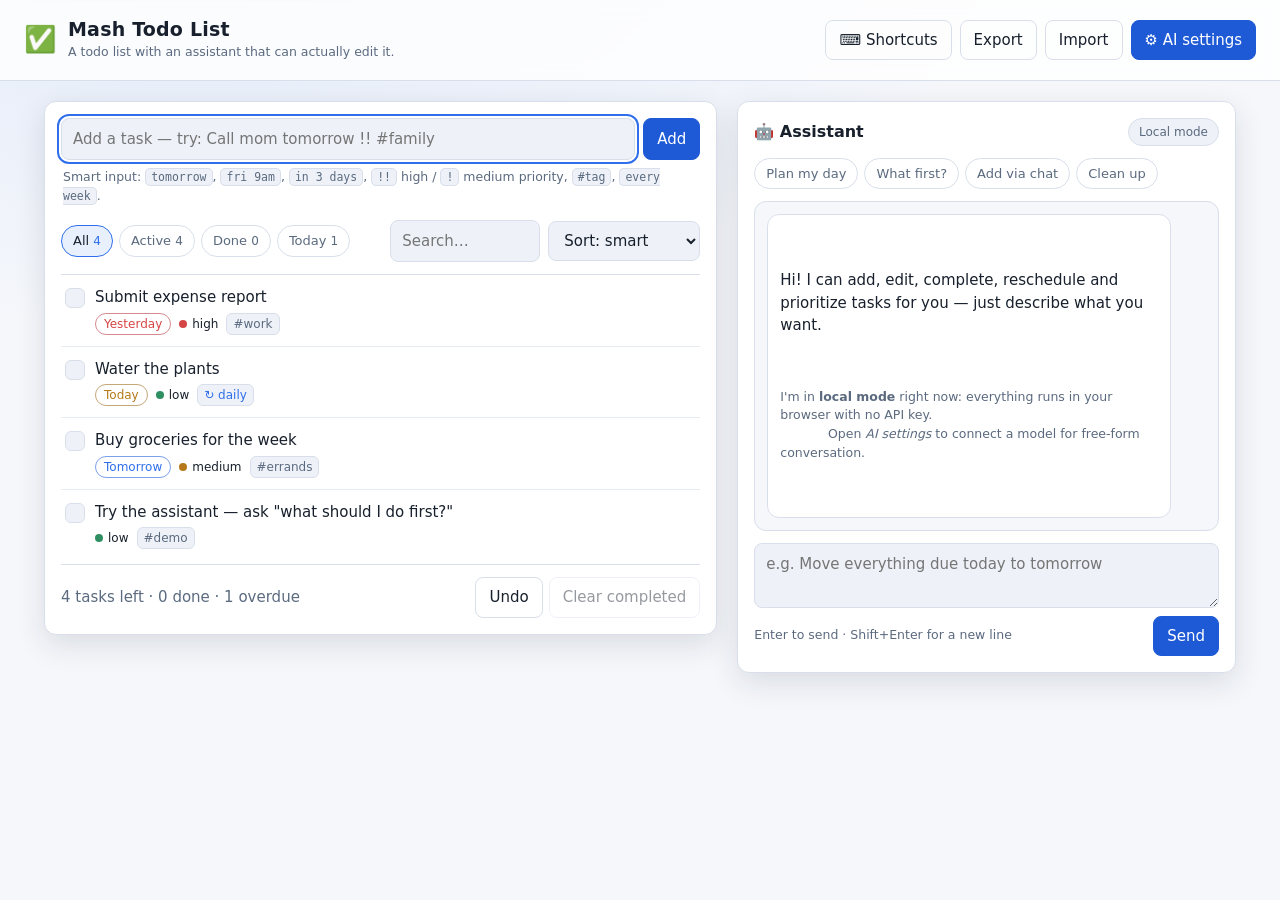
<file: index.html>
<!DOCTYPE html>
<html lang="en">
<head>
<meta charset="utf-8" />
<meta name="viewport" content="width=device-width, initial-scale=1" />
<title>Mash Todo List — a todo list with an assistant</title>
<link rel="icon" href="icon.svg" type="image/svg+xml" />
<link rel="manifest" href="manifest.webmanifest" />
<meta name="theme-color" content="#0e1116" />
<meta name="description" content="A todo list with an AI assistant that can actually edit it. Runs offline in your browser." />
<link rel="stylesheet" href="styles.css" />
</head>
<body>
<a class="skip-link" href="#quick-add">Skip to task input</a>

<header class="topbar">
  <div class="brand">
    <span class="brand-mark" aria-hidden="true">✅</span>
    <div>
      <h1>Mash&nbsp;Todo&nbsp;List</h1>
      <p class="brand-sub">A todo list with an assistant that can actually edit it.</p>
    </div>
  </div>
  <div class="topbar-actions">
    <button type="button" id="btn-shortcuts" class="btn btn-ghost" aria-expanded="false" aria-controls="shortcut-help">
      <span aria-hidden="true">⌨</span> Shortcuts
    </button>
    <button type="button" id="btn-export" class="btn btn-ghost">Export</button>
    <button type="button" id="btn-import" class="btn btn-ghost">Import</button>
    <button type="button" id="btn-settings" class="btn btn-primary" aria-haspopup="dialog">
      <span aria-hidden="true">⚙</span> AI settings
    </button>
    <input type="file" id="file-import" accept="application/json,.json" hidden />
  </div>
</header>

<main class="layout">
  <!-- Left column: the todo list -->
  <section class="panel" aria-labelledby="tasks-heading">
    <h2 id="tasks-heading" class="visually-hidden">Your tasks</h2>

    <form id="quick-add-form" class="quick-add" autocomplete="off">
      <label class="visually-hidden" for="quick-add">Add a task</label>
      <input id="quick-add" name="title" type="text" placeholder="Add a task — try: Call mom tomorrow !! #family" />
      <button class="btn btn-primary" type="submit">Add</button>
    </form>
    <p class="hint" id="quick-add-hint">
      Smart input: <code>tomorrow</code>, <code>fri 9am</code>, <code>in 3 days</code>,
      <code>!!</code> high / <code>!</code> medium priority, <code>#tag</code>, <code>every week</code>.
    </p>

    <div class="toolbar">
      <div class="filters" role="group" aria-label="Filter tasks">
        <button type="button" class="chip is-active" data-filter="all">All <span class="count" data-count="all">0</span></button>
        <button type="button" class="chip" data-filter="active">Active <span class="count" data-count="active">0</span></button>
        <button type="button" class="chip" data-filter="done">Done <span class="count" data-count="done">0</span></button>
        <button type="button" class="chip" data-filter="today">Today <span class="count" data-count="today">0</span></button>
      </div>
      <div class="toolbar-right">
        <label class="visually-hidden" for="search">Search tasks</label>
        <input id="search" type="search" placeholder="Search…" />
        <label class="visually-hidden" for="sort">Sort tasks</label>
        <select id="sort">
          <option value="smart">Sort: smart</option>
          <option value="due">Sort: due date</option>
          <option value="priority">Sort: priority</option>
          <option value="created">Sort: newest</option>
          <option value="title">Sort: A–Z</option>
        </select>
      </div>
    </div>

    <section id="shortcut-help" class="shortcuts" hidden aria-label="Keyboard shortcuts">
      <h3>Keyboard shortcuts</h3>
      <dl>
        <div><dt>j</dt><dd>select the next task</dd></div>
        <div><dt>k</dt><dd>select the previous task</dd></div>
        <div><dt>x</dt><dd>complete / reopen the selected task</dd></div>
        <div><dt>e</dt><dd>edit the selected task</dd></div>
        <div><dt>Del</dt><dd>delete the selected task</dd></div>
        <div><dt>n</dt><dd>jump to the add box</dd></div>
        <div><dt>Esc</dt><dd>cancel selection or editing</dd></div>
        <div><dt>?</dt><dd>show or hide this panel</dd></div>
      </dl>
      <p class="small muted">Shortcuts stay out of the way while you are typing. Press <kbd>?</kbd> or the button above to hide this list.</p>
    </section>

    <ul id="task-list" class="tasks" aria-live="polite"></ul>
    <p id="empty-state" class="empty" hidden></p>

    <footer class="panel-footer">
      <span id="items-left" class="muted">0 tasks</span>
      <span class="footer-actions">
        <button type="button" id="btn-undo" class="btn btn-ghost" disabled>Undo</button>
        <button type="button" id="btn-clear-done" class="btn btn-ghost">Clear completed</button>
      </span>
    </footer>
  </section>

  <!-- Right column: the AI assistant -->
  <section class="panel panel-ai" aria-labelledby="ai-heading">
    <div class="ai-head">
      <h2 id="ai-heading"><span aria-hidden="true">🤖</span> Assistant</h2>
      <span id="ai-status" class="badge" data-mode="local">Local mode</span>
    </div>

    <div class="ai-prompts" role="group" aria-label="Suggested prompts">
      <button type="button" class="chip" data-prompt="Plan my day and put the most important thing first.">Plan my day</button>
      <button type="button" class="chip" data-prompt="What should I do first right now?">What first?</button>
      <button type="button" class="chip" data-prompt="Add a task to review the quarterly budget by Friday, high priority, tag work">Add via chat</button>
      <button type="button" class="chip" data-prompt="Clean up my list: remove finished and duplicate tasks and merge similar ones.">Clean up</button>
    </div>

    <div id="chat-log" class="chat" role="log" aria-live="polite" aria-label="Assistant conversation">
      <div class="msg msg-assistant">
        <div class="msg-body">
          <p>Hi! I can add, edit, complete, reschedule and prioritize tasks for you — just describe what you want.</p>
          <p class="muted small">I'm in <strong>local mode</strong> right now: everything runs in your browser with no API key.
            Open <em>AI settings</em> to connect a model for free-form conversation.</p>
        </div>
      </div>
    </div>

    <form id="chat-form" class="chat-form">
      <label class="visually-hidden" for="chat-input">Message the assistant</label>
      <textarea id="chat-input" rows="2" placeholder="e.g. Move everything due today to tomorrow"></textarea>
      <div class="chat-form-row">
        <span class="muted small">Enter to send · Shift+Enter for a new line</span>
        <button type="submit" class="btn btn-primary" id="btn-send">Send</button>
      </div>
    </form>
  </section>
</main>

<!-- Settings modal -->
<div class="modal" id="settings-modal" hidden>
  <div class="modal-backdrop" data-close="settings-modal"></div>
  <div class="modal-card" role="dialog" aria-modal="true" aria-labelledby="settings-title">
    <h2 id="settings-title">AI settings</h2>
    <p class="muted small">
      Any OpenAI-compatible endpoint works. The key is stored in this browser's
      <code>localStorage</code> and sent only to the endpoint you choose. Leave it
      empty to stay in local mode (no network calls at all).
    </p>
    <form id="settings-form">
      <label for="provider">Provider</label>
      <select id="provider">
        <option value="local">Local mode (no network)</option>
        <option value="openai">OpenAI</option>
        <option value="openrouter">OpenRouter</option>
        <option value="groq">Groq</option>
        <option value="ollama">Ollama (local server)</option>
        <option value="custom">Custom…</option>
      </select>

      <label for="base-url">Base URL</label>
      <input id="base-url" type="url" placeholder="https://api.openai.com/v1" />

      <label for="model">Model</label>
      <input id="model" type="text" placeholder="gpt-4o-mini" />

      <label for="api-key">API key <span class="muted small">(blank = local mode)</span></label>
      <input id="api-key" type="password" placeholder="sk-…" autocomplete="off" />

      <label class="checkbox">
        <input type="checkbox" id="auto-apply" />
        Apply assistant changes without asking
      </label>

      <div class="modal-actions">
        <button type="button" id="btn-test" class="btn btn-ghost">Test connection</button>
        <span class="spacer"></span>
        <button type="button" class="btn btn-ghost" data-close="settings-modal">Cancel</button>
        <button type="submit" class="btn btn-primary">Save</button>
      </div>
      <p id="settings-status" class="small" role="status"></p>
    </form>
  </div>
</div>

<div id="toast" class="toast" role="status" aria-live="polite" hidden></div>

<script src="store.js"></script>
<script src="nlp.js"></script>
<script src="ai.js"></script>
<script src="app.js"></script>
</body>
</html>
</file>
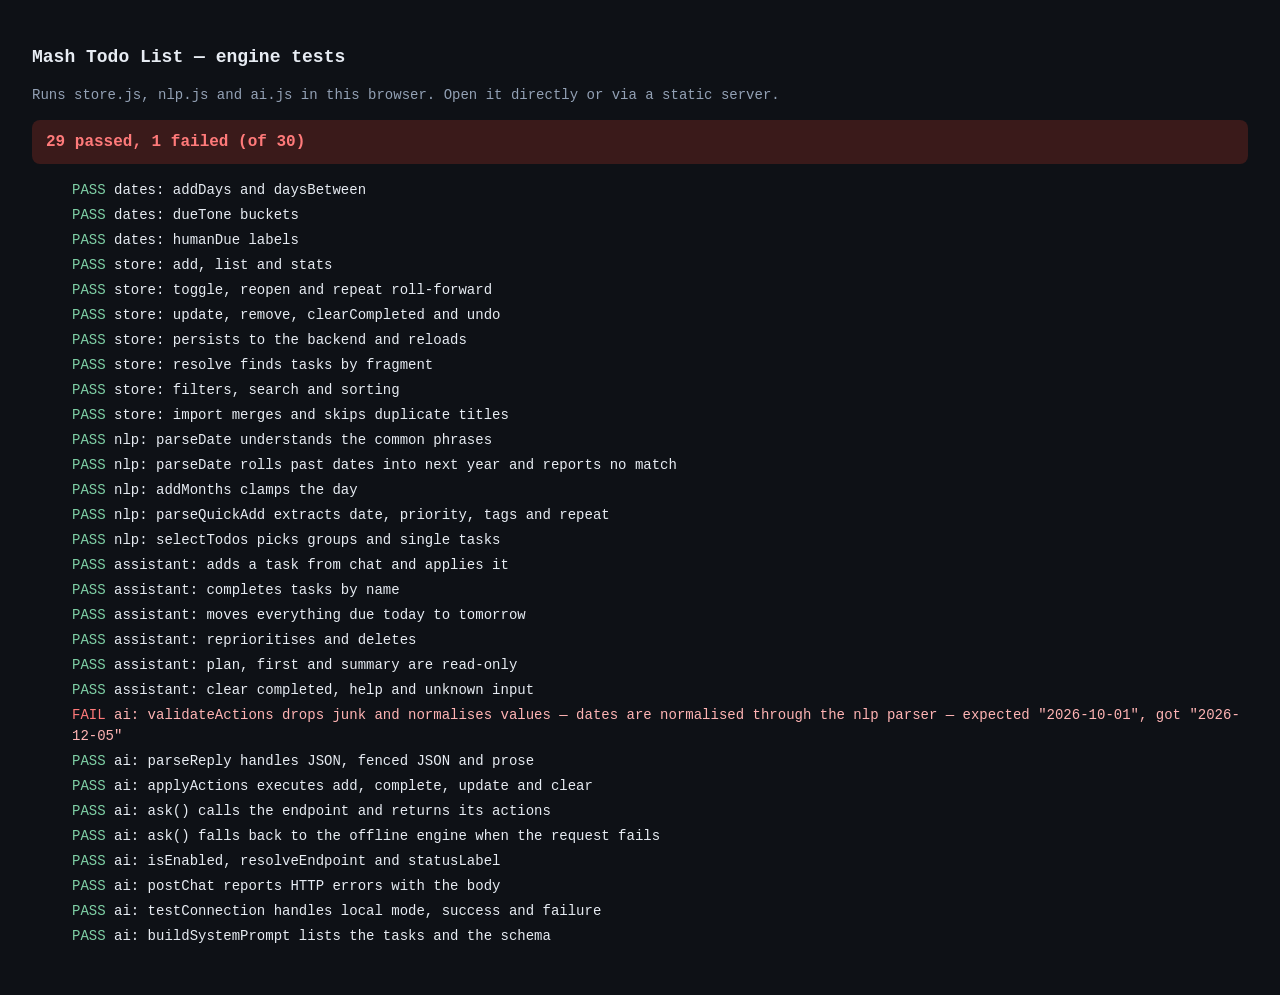
<file: tests.html>
<!DOCTYPE html>
<html lang="en">
<head>
<meta charset="utf-8" />
<title>Mash Todo List — tests</title>
<style>
  body { font: 14px/1.5 ui-monospace, Consolas, monospace; background: #0e1116; color: #e7ecf3; padding: 24px; }
  h1 { font-size: 18px; }
  #summary { font-size: 16px; font-weight: 700; padding: 10px 14px; border-radius: 8px; margin: 12px 0; }
  #summary.pass { background: #16351f; color: #7fd1a6; }
  #summary.fail { background: #3a1a1a; color: #ff7a7a; }
  li { list-style: none; padding: 2px 0; }
  li.pass::before { content: "PASS "; color: #7fd1a6; }
  li.fail::before { content: "FAIL "; color: #ff7a7a; }
  li.fail { color: #ffb4b4; }
  .why { color: #93a1b5; }
</style>
</head>
<body>
<h1>Mash Todo List — engine tests</h1>
<p class="why">Runs store.js, nlp.js and ai.js in this browser. Open it directly or via a static server.</p>
<div id="summary">running…</div>
<ul id="results"></ul>
<pre id="dump" hidden></pre>

<script src="store.js"></script>
<script src="nlp.js"></script>
<script src="ai.js"></script>
<script src="tests.js"></script>
</body>
</html>
</file>
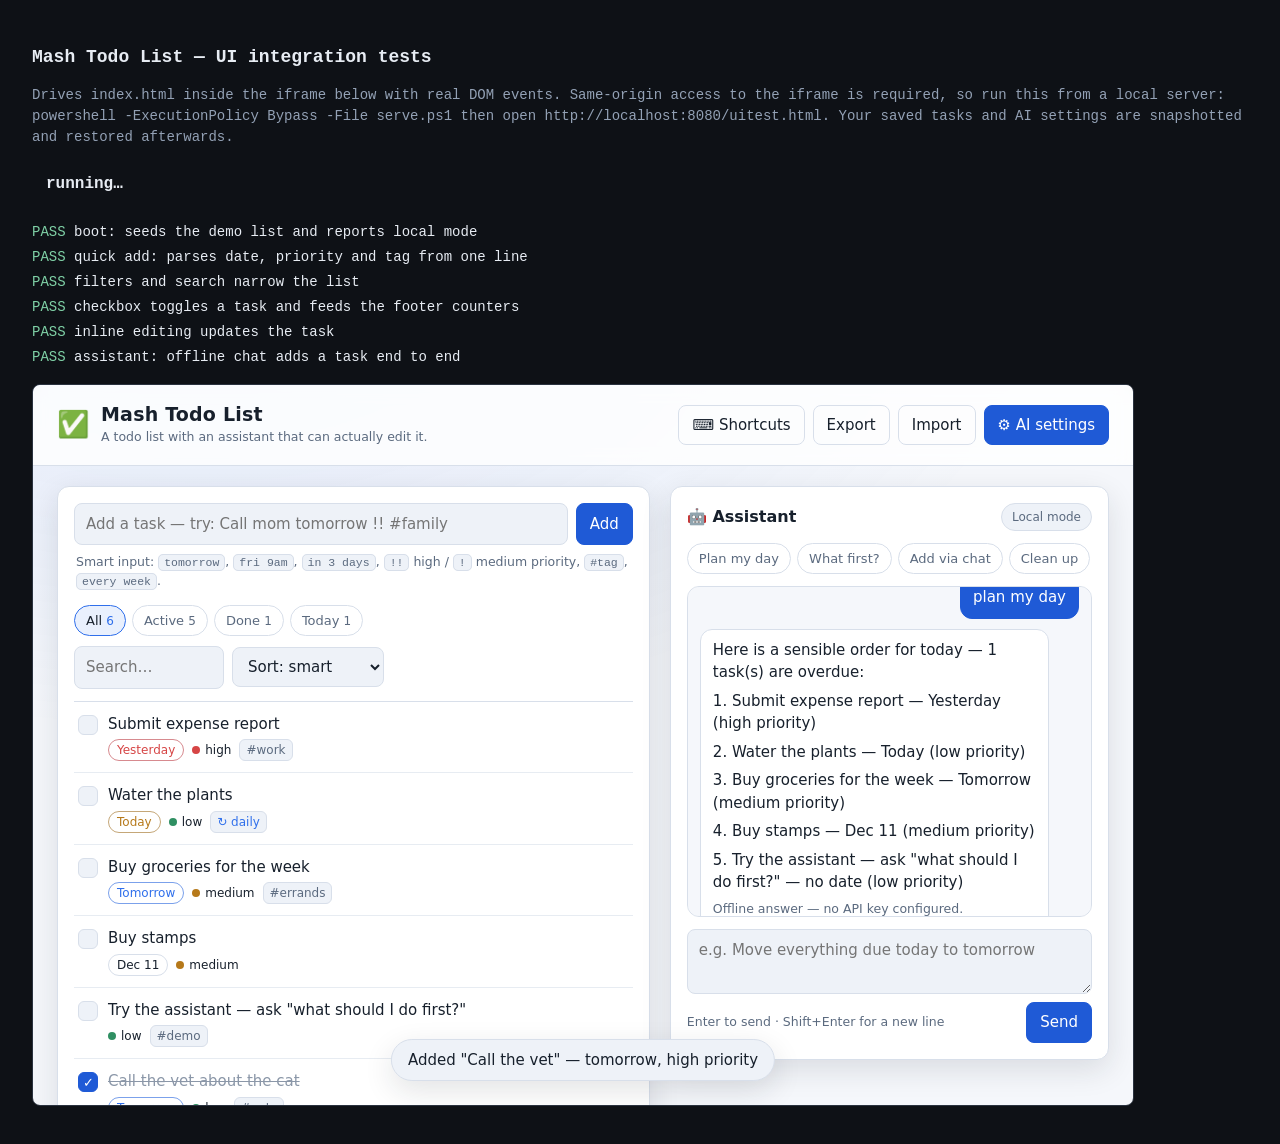
<file: uitest.html>
<!DOCTYPE html>
<html lang="en">
<head>
<meta charset="utf-8" />
<title>Mash Todo List — UI tests</title>
<style>
  body { font: 14px/1.5 ui-monospace, Consolas, monospace; background: #0e1116; color: #e7ecf3; padding: 24px; }
  h1 { font-size: 18px; }
  #summary { font-size: 16px; font-weight: 700; padding: 10px 14px; border-radius: 8px; margin: 12px 0; }
  #summary.pass { background: #16351f; color: #7fd1a6; }
  #summary.fail { background: #3a1a1a; color: #ff7a7a; }
  ul { padding: 0; }
  li { list-style: none; padding: 2px 0; }
  li.pass::before { content: "PASS "; color: #7fd1a6; }
  li.fail::before { content: "FAIL "; color: #ff7a7a; }
  li.fail { color: #ffb4b4; }
  .why { color: #93a1b5; }
  #app { width: 1100px; height: 720px; border: 1px solid #2a323f; border-radius: 8px; background: #0e1116; }
</style>
</head>
<body>
<h1>Mash Todo List — UI integration tests</h1>
<p class="why">
  Drives <code>index.html</code> inside the iframe below with real DOM events.
  Same-origin access to the iframe is required, so run this from a local server:
  <code>powershell -ExecutionPolicy Bypass -File serve.ps1</code> then open
  <code>http://localhost:8080/uitest.html</code>.
  Your saved tasks and AI settings are snapshotted and restored afterwards.
</p>
<div id="summary">running…</div>
<ul id="results"></ul>
<iframe id="app" src="index.html" title="Mash Todo List under test"></iframe>
<pre id="dump" hidden></pre>

<script src="uitest.js"></script>
</body>
</html>
</file>
<file: styles.css>
/* ==========================================================================
   Mash Todo List — styles
   Plain CSS, no build step, no dependencies.
   ========================================================================== */

:root {
  color-scheme: dark;
  --bg: #0e1116;
  --bg-elev: #161b23;
  --bg-elev-2: #1d2430;
  --border: #2a323f;
  --text: #e7ecf3;
  --text-muted: #93a1b5;
  --accent: #6ea8fe;
  --accent-strong: #3d7bfd;
  --accent-soft: rgba(110, 168, 254, 0.14);
  --high: #ff7a7a;
  --medium: #ffc457;
  --low: #7fd1a6;
  --done: #6b7686;
  --radius: 12px;
  --radius-sm: 8px;
  --shadow: 0 10px 30px rgba(0, 0, 0, 0.35);
  --font: ui-sans-serif, system-ui, -apple-system, "Segoe UI", Roboto, Helvetica, Arial, sans-serif;
}

@media (prefers-color-scheme: light) {
  :root {
    color-scheme: light;
    --bg: #f5f7fb;
    --bg-elev: #ffffff;
    --bg-elev-2: #eef2f8;
    --border: #d8dfea;
    --text: #17202c;
    --text-muted: #5b6a7f;
    --accent: #2f6feb;
    --accent-strong: #1f5ad6;
    --accent-soft: rgba(47, 111, 235, 0.1);
    --high: #d64545;
    --medium: #b6791a;
    --low: #2f8f62;
    --done: #8b97a8;
    --shadow: 0 10px 30px rgba(23, 32, 44, 0.12);
  }
}

* { box-sizing: border-box; }

html, body { height: 100%; }

body {
  margin: 0;
  background: radial-gradient(1200px 600px at 15% -10%, var(--accent-soft), transparent 70%), var(--bg);
  color: var(--text);
  font-family: var(--font);
  font-size: 15px;
  line-height: 1.5;
}

h1, h2, h3 { margin: 0; line-height: 1.2; }

.visually-hidden {
  position: absolute !important;
  width: 1px; height: 1px;
  margin: -1px; padding: 0; border: 0;
  clip: rect(0 0 0 0); clip-path: inset(50%);
  overflow: hidden; white-space: nowrap;
}

.skip-link {
  position: absolute; left: -9999px; top: 0;
  background: var(--accent-strong); color: #fff;
  padding: 10px 14px; z-index: 100; border-radius: 0 0 var(--radius-sm) 0;
}
.skip-link:focus { left: 0; }

.muted { color: var(--text-muted); }
.small { font-size: 12.5px; }

/* ---------------------------------------------------------------- topbar */

.topbar {
  display: flex; align-items: center; justify-content: space-between;
  gap: 16px; flex-wrap: wrap;
  padding: 18px 24px;
  border-bottom: 1px solid var(--border);
  background: color-mix(in srgb, var(--bg-elev) 80%, transparent);
  backdrop-filter: blur(8px);
  position: sticky; top: 0; z-index: 20;
}

.brand { display: flex; align-items: center; gap: 12px; }
.brand-mark { font-size: 26px; }
.brand h1 { font-size: 19px; letter-spacing: 0.2px; }
.brand-sub { margin: 2px 0 0; color: var(--text-muted); font-size: 12.5px; }
.topbar-actions { display: flex; align-items: center; gap: 8px; flex-wrap: wrap; }

/* ---------------------------------------------------------------- layout */

.layout {
  display: grid;
  grid-template-columns: minmax(0, 1.35fr) minmax(320px, 1fr);
  gap: 20px;
  align-items: start;
  padding: 20px 24px 48px;
  max-width: 1240px;
  margin: 0 auto;
}

@media (max-width: 940px) {
  .layout { grid-template-columns: minmax(0, 1fr); }
}

.panel {
  background: var(--bg-elev);
  border: 1px solid var(--border);
  border-radius: var(--radius);
  box-shadow: var(--shadow);
  padding: 16px;
}

.panel-ai { display: flex; flex-direction: column; gap: 12px; position: sticky; top: 88px; }
@media (max-width: 940px) { .panel-ai { position: static; } }

/* -------------------------------------------------------------- controls */

input[type="text"], input[type="search"], input[type="url"],
input[type="password"], select, textarea {
  width: 100%;
  background: var(--bg-elev-2);
  color: var(--text);
  border: 1px solid var(--border);
  border-radius: var(--radius-sm);
  padding: 9px 11px;
  font: inherit;
}
textarea { resize: vertical; }

input:focus-visible, select:focus-visible, textarea:focus-visible,
.btn:focus-visible, .chip:focus-visible, .task-actions button:focus-visible {
  outline: 2px solid var(--accent);
  outline-offset: 2px;
}

.btn {
  border: 1px solid var(--border);
  background: var(--bg-elev-2);
  color: var(--text);
  border-radius: var(--radius-sm);
  padding: 8px 13px;
  font: inherit;
  font-weight: 500;
  cursor: pointer;
  white-space: nowrap;
  transition: background 120ms ease, border-color 120ms ease, transform 120ms ease;
}
.btn:hover:not(:disabled) { background: color-mix(in srgb, var(--accent) 12%, var(--bg-elev-2)); }
.btn:active:not(:disabled) { transform: translateY(1px); }
.btn:disabled { opacity: 0.45; cursor: not-allowed; }
.btn-primary { background: var(--accent-strong); border-color: var(--accent-strong); color: #fff; }
.btn-primary:hover:not(:disabled) { background: color-mix(in srgb, var(--accent-strong) 85%, #000); }
.btn-ghost { background: transparent; }

.chip {
  border: 1px solid var(--border);
  background: transparent;
  color: var(--text-muted);
  border-radius: 999px;
  padding: 5px 11px;
  font: inherit;
  font-size: 13px;
  cursor: pointer;
}
.chip:hover { color: var(--text); border-color: var(--accent); }
.chip.is-active { background: var(--accent-soft); border-color: var(--accent); color: var(--text); }
.chip .count { color: var(--text-muted); font-size: 12px; }
.chip.is-active .count { color: var(--accent); }

.badge {
  border-radius: 999px;
  padding: 4px 10px;
  font-size: 12px;
  border: 1px solid var(--border);
  background: var(--bg-elev-2);
  color: var(--text-muted);
}
.badge[data-mode="online"] { border-color: var(--low); color: var(--low); }
.badge[data-mode="error"] { border-color: var(--high); color: var(--high); }
.badge[data-mode="busy"] { border-color: var(--medium); color: var(--medium); }


/* ------------------------------------------------------------ quick add */

.quick-add { display: flex; gap: 8px; }
.quick-add input { flex: 1; }
.hint { margin: 8px 2px 14px; color: var(--text-muted); font-size: 12.5px; }
.hint code, .muted code, .modal-card code {
  background: var(--bg-elev-2);
  border: 1px solid var(--border);
  border-radius: 5px;
  padding: 1px 5px;
  font-size: 11.5px;
}

/* ------------------------------------------------------------- toolbar */

.toolbar {
  display: flex; align-items: center; justify-content: space-between;
  gap: 10px; flex-wrap: wrap;
  padding-bottom: 12px; border-bottom: 1px solid var(--border);
}
.filters { display: flex; gap: 6px; flex-wrap: wrap; }
.toolbar-right { display: flex; gap: 8px; align-items: center; }
.toolbar-right input[type="search"] { width: 150px; }
.toolbar-right select { width: auto; }

/* --------------------------------------------------------------- tasks */

.tasks { list-style: none; margin: 0; padding: 0; }

.task {
  display: grid;
  grid-template-columns: auto minmax(0, 1fr) auto;
  gap: 10px;
  align-items: start;
  padding: 11px 4px;
  border-bottom: 1px solid color-mix(in srgb, var(--border) 60%, transparent);
}
.task:last-child { border-bottom: 0; }
.task:hover { background: color-mix(in srgb, var(--accent) 5%, transparent); }
.task.is-active {
  background: var(--accent-soft);
  box-shadow: inset 3px 0 0 var(--accent);
  border-radius: 4px;
}
.task:focus { outline: none; }
.task:focus-visible { outline: 2px solid var(--accent); outline-offset: -2px; }

.task-check {
  appearance: none;
  width: 20px; height: 20px; margin: 2px 0 0;
  border: 1.5px solid var(--border);
  border-radius: 6px;
  background: var(--bg-elev-2);
  cursor: pointer;
  display: grid; place-items: center;
  transition: background 120ms ease, border-color 120ms ease;
}
.task-check:hover { border-color: var(--accent); }
.task-check:checked { background: var(--accent-strong); border-color: var(--accent-strong); }
.task-check:checked::after { content: "✓"; color: #fff; font-size: 13px; line-height: 1; }

.task-main { min-width: 0; }
.task-title { word-break: break-word; }
.task.is-done .task-title { color: var(--done); text-decoration: line-through; }

.task-meta { display: flex; align-items: center; gap: 8px; flex-wrap: wrap; margin-top: 4px; font-size: 12px; }
.task-meta:empty { display: none; }

.due { border-radius: 999px; padding: 1px 8px; border: 1px solid var(--border); }
.due[data-tone="overdue"] { color: var(--high); border-color: color-mix(in srgb, var(--high) 55%, var(--border)); }
.due[data-tone="today"] { color: var(--medium); border-color: color-mix(in srgb, var(--medium) 55%, var(--border)); }
.due[data-tone="soon"] { color: var(--accent); border-color: color-mix(in srgb, var(--accent) 55%, var(--border)); }

.prio { display: inline-flex; align-items: center; gap: 5px; }
.prio::before { content: ""; width: 8px; height: 8px; border-radius: 50%; background: var(--low); }
.prio[data-priority="medium"]::before { background: var(--medium); }
.prio[data-priority="high"]::before { background: var(--high); }

.tag {
  color: var(--text-muted);
  background: var(--bg-elev-2);
  border: 1px solid var(--border);
  border-radius: 6px;
  padding: 1px 6px;
}
.tag.repeat { color: var(--accent); }

.task-actions { display: flex; gap: 4px; opacity: 0; transition: opacity 120ms ease; }
.task:hover .task-actions, .task:focus-within .task-actions { opacity: 1; }
.task-actions button {
  border: 1px solid transparent; background: transparent; color: var(--text-muted);
  border-radius: 6px; padding: 3px 7px; cursor: pointer; font-size: 13px;
}
.task-actions button:hover { color: var(--text); border-color: var(--border); background: var(--bg-elev-2); }
.task-actions .danger:hover { color: var(--high); border-color: var(--high); }

.task-edit-row { display: flex; gap: 6px; margin-top: 6px; flex-wrap: wrap; }
.task-edit-row input[type="text"] { flex: 1 1 220px; width: auto; }
.task-edit-row select { width: auto; }

.empty { padding: 26px 10px; text-align: center; color: var(--text-muted); }

.panel-footer {
  display: flex; align-items: center; justify-content: space-between;
  gap: 10px; flex-wrap: wrap;
  padding-top: 12px; margin-top: 4px; border-top: 1px solid var(--border);
}
.footer-actions { display: flex; gap: 6px; }

/* ---------------------------------------------------------- shortcuts */

.shortcuts {
  margin: 12px 0 4px;
  padding: 12px 14px;
  border: 1px dashed var(--border);
  border-radius: var(--radius);
  background: color-mix(in srgb, var(--bg-elev-2) 45%, transparent);
}
.shortcuts[hidden] { display: none; }
.shortcuts h3 {
  margin: 0 0 8px;
  font-size: 12px;
  letter-spacing: 0.06em;
  text-transform: uppercase;
  color: var(--text-muted);
}
.shortcuts dl {
  display: grid;
  grid-template-columns: repeat(auto-fit, minmax(160px, 1fr));
  gap: 6px 18px;
  margin: 0 0 8px;
}
.shortcuts dl > div { display: flex; align-items: baseline; gap: 8px; }
.shortcuts dt, kbd {
  font-family: ui-monospace, Consolas, monospace;
  font-size: 11.5px;
  background: var(--bg-elev);
  border: 1px solid var(--border);
  border-radius: 5px;
  padding: 1px 6px;
  white-space: nowrap;
}
.shortcuts dd { margin: 0; font-size: 12.5px; color: var(--text-muted); }
.shortcuts p { margin: 0; }

/* ---------------------------------------------------------------- chat */

.ai-head { display: flex; align-items: center; justify-content: space-between; gap: 10px; }
.ai-head h2 { font-size: 16px; }
.ai-prompts { display: flex; gap: 6px; flex-wrap: wrap; }

.chat {
  display: flex; flex-direction: column; gap: 10px;
  min-height: 260px; max-height: 46vh;
  overflow-y: auto;
  padding: 12px;
  background: color-mix(in srgb, var(--bg-elev-2) 60%, transparent);
  border: 1px solid var(--border);
  border-radius: var(--radius);
}

.msg { display: flex; }
.msg-user { justify-content: flex-end; }
.msg-body {
  max-width: 92%;
  padding: 9px 12px;
  border-radius: var(--radius);
  border: 1px solid var(--border);
  background: var(--bg-elev);
  white-space: pre-wrap;
  word-break: break-word;
}
.msg-body p { margin: 0 0 6px; }
.msg-body p:last-child { margin-bottom: 0; }
.msg-user .msg-body { background: var(--accent-strong); border-color: var(--accent-strong); color: #fff; }
.msg-user .msg-body .muted { color: rgba(255, 255, 255, 0.75); }
.msg.is-thinking .msg-body { color: var(--text-muted); font-style: italic; }
.msg.is-error .msg-body { border-color: var(--high); }

.applied {
  margin: 2px 0 0; padding: 0; list-style: none;
  font-size: 12.5px; color: var(--text-muted);
}
.applied li::before { content: "• "; color: var(--accent); }
.applied .ok { color: var(--low); }

.chat-form { display: flex; flex-direction: column; gap: 8px; }
.chat-form-row { display: flex; align-items: center; justify-content: space-between; gap: 10px; }

/* --------------------------------------------------------------- modal */

.modal { position: fixed; inset: 0; z-index: 50; display: grid; place-items: center; }
.modal[hidden] { display: none; }
.modal-backdrop { position: absolute; inset: 0; background: rgba(0, 0, 0, 0.55); }
.modal-card {
  position: relative;
  width: min(460px, calc(100vw - 32px));
  max-height: calc(100vh - 64px);
  overflow-y: auto;
  background: var(--bg-elev);
  border: 1px solid var(--border);
  border-radius: var(--radius);
  box-shadow: var(--shadow);
  padding: 20px;
}
.modal-card h2 { font-size: 17px; margin-bottom: 6px; }
#settings-form { display: flex; flex-direction: column; gap: 10px; margin-top: 14px; }
#settings-form label { font-size: 13px; color: var(--text-muted); }
#settings-form label.checkbox {
  display: flex; align-items: center; gap: 8px;
  color: var(--text); font-size: 13.5px;
}
#settings-form label.checkbox input { width: auto; }
.modal-actions { display: flex; align-items: center; gap: 8px; flex-wrap: wrap; margin-top: 4px; }
.spacer { flex: 1; }
#settings-status:empty { display: none; }
#settings-status[data-state="ok"] { color: var(--low); }
#settings-status[data-state="error"] { color: var(--high); }

/* --------------------------------------------------------------- toast */

.toast {
  position: fixed; left: 50%; bottom: 24px; transform: translateX(-50%);
  background: var(--bg-elev-2); color: var(--text);
  border: 1px solid var(--border); border-radius: 999px;
  padding: 9px 16px; box-shadow: var(--shadow);
  z-index: 60; max-width: calc(100vw - 32px);
}
.toast[hidden] { display: none; }

/* ------------------------------------------------------------ a11y/misc */

@media (prefers-reduced-motion: reduce) {
  * { transition: none !important; animation: none !important; }
}
</file>
